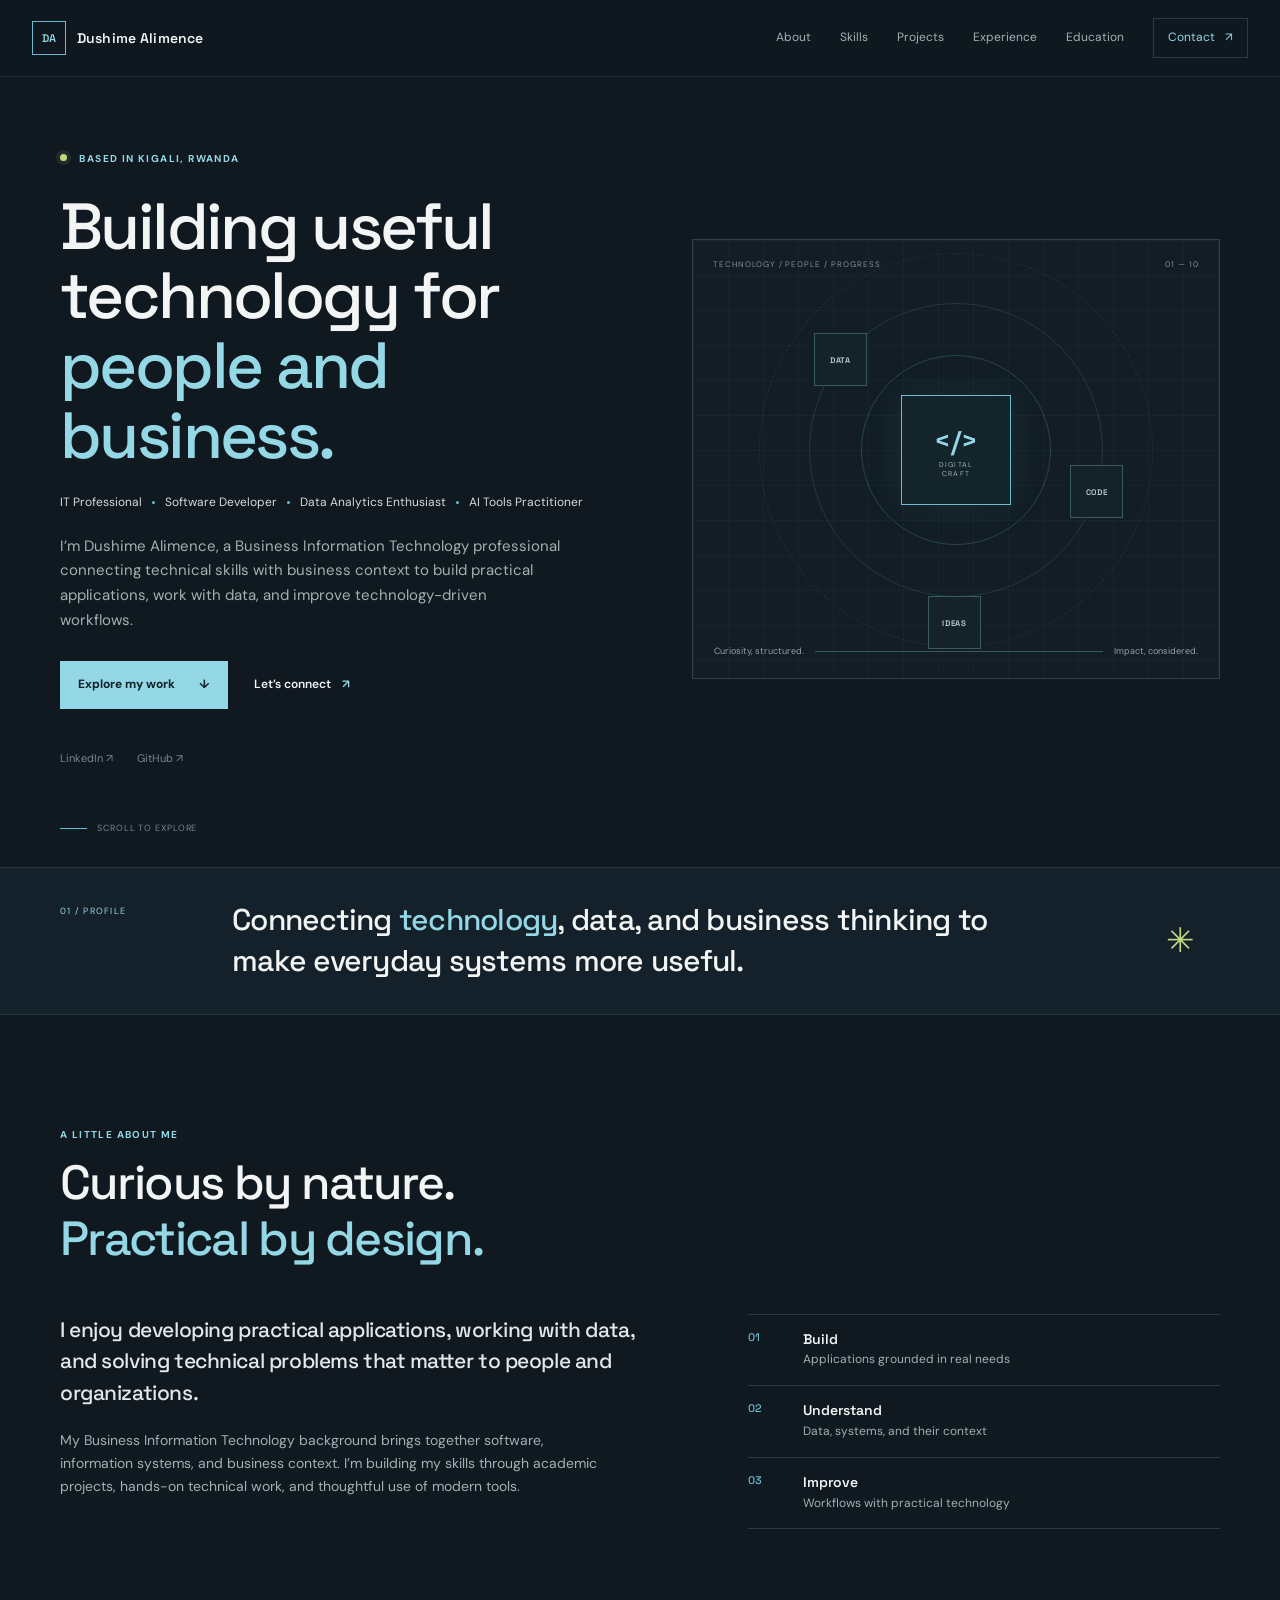
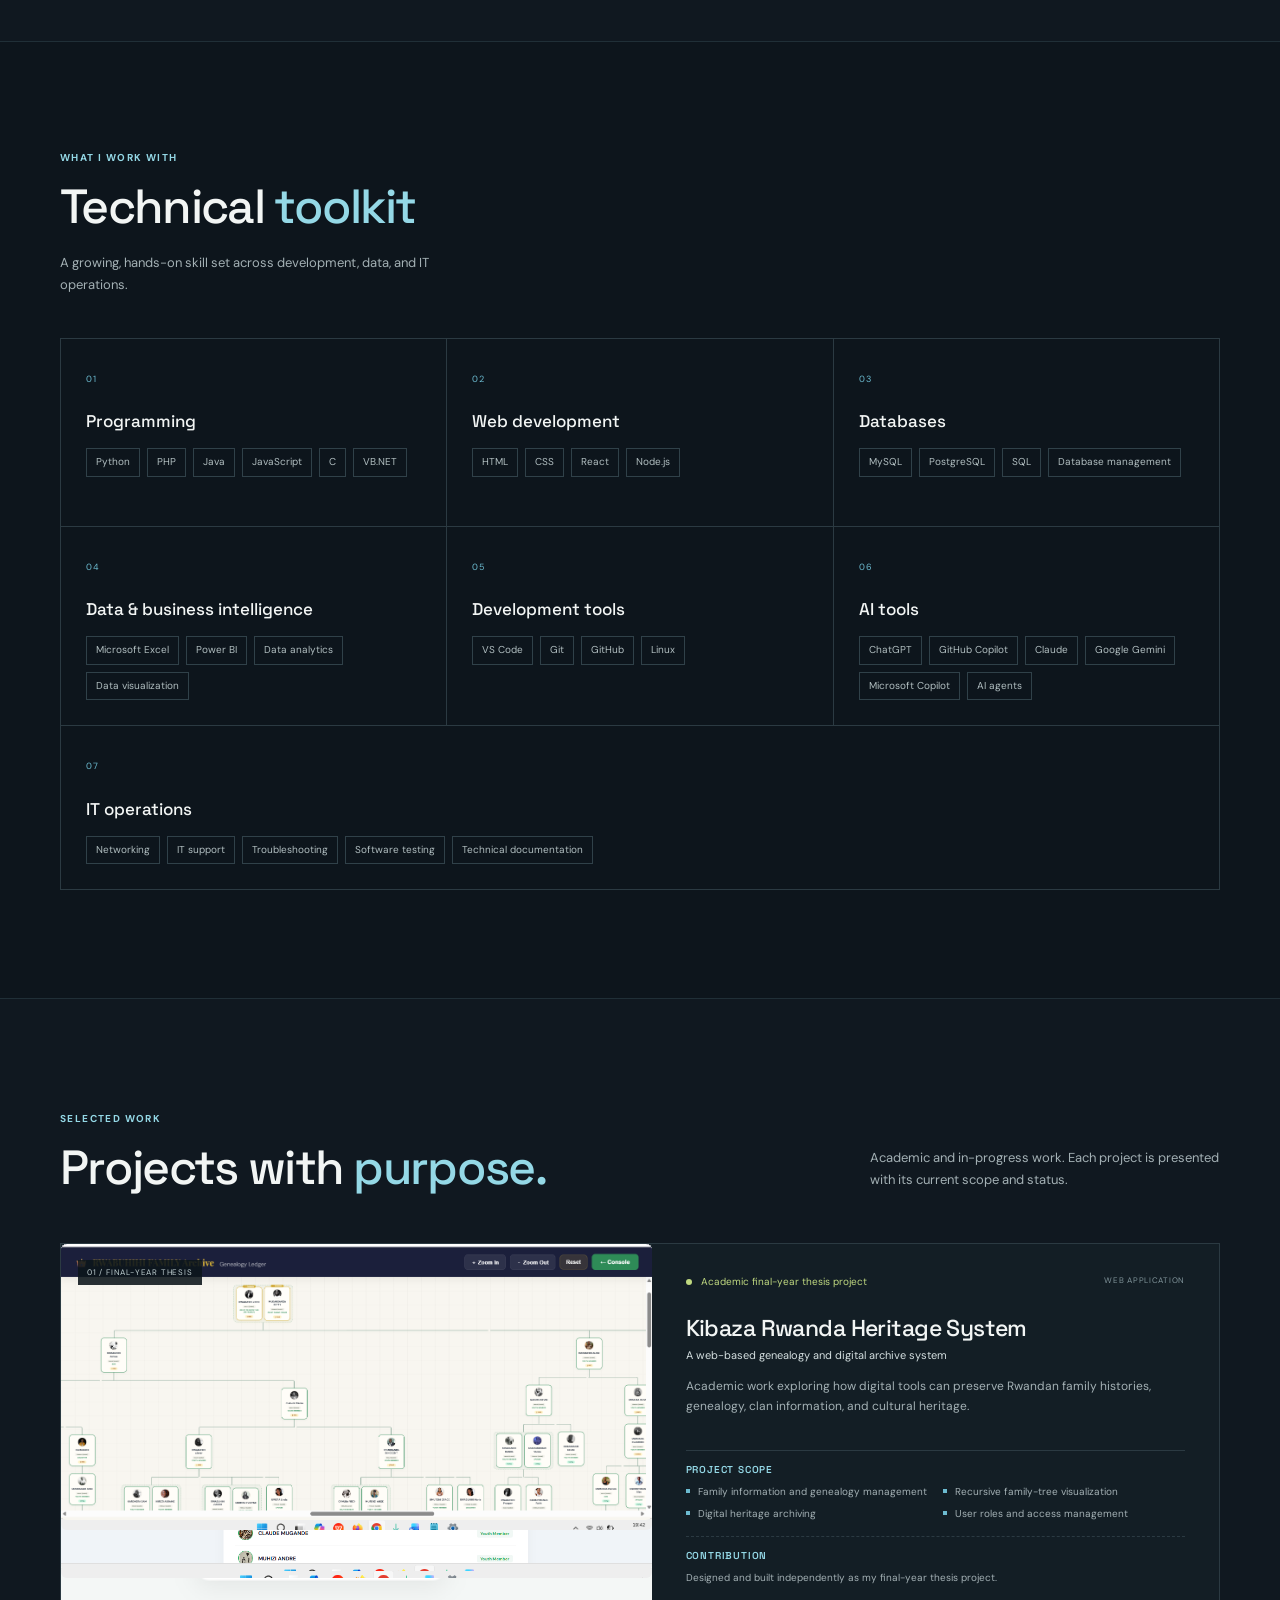
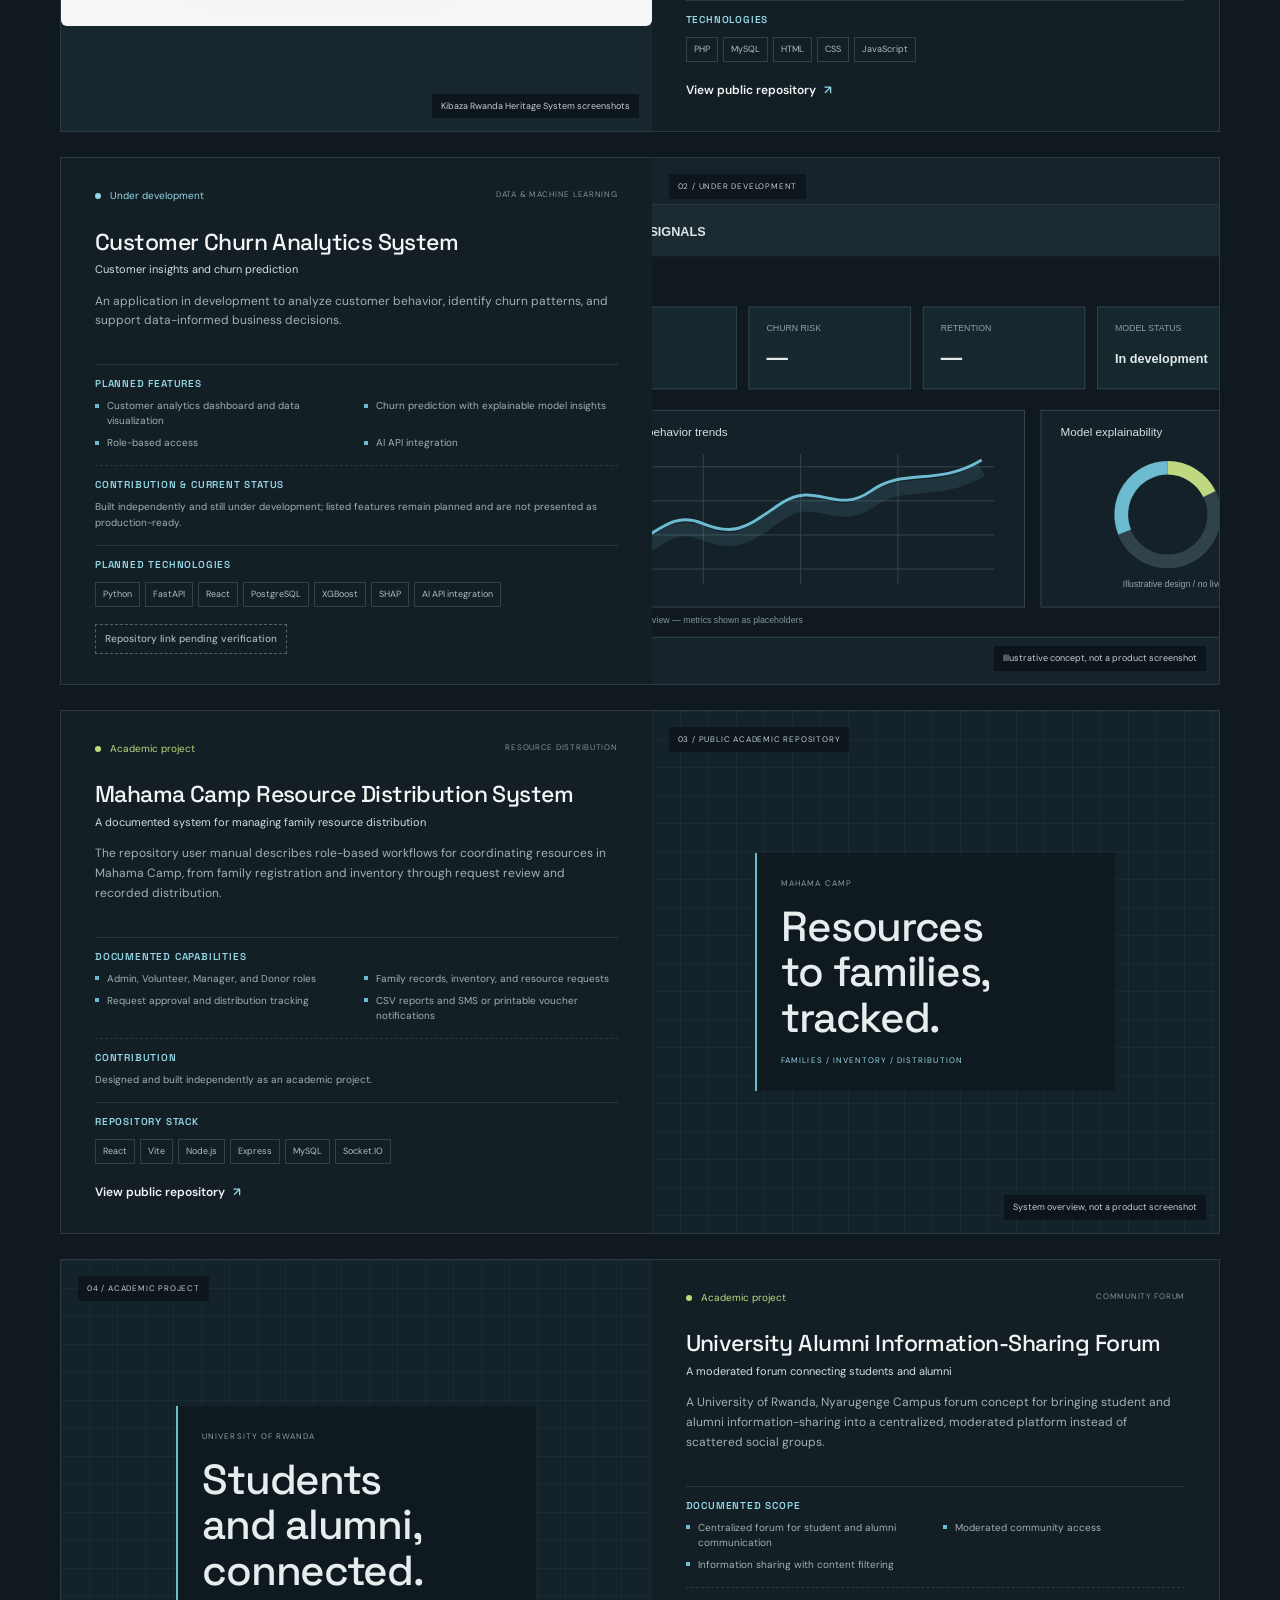
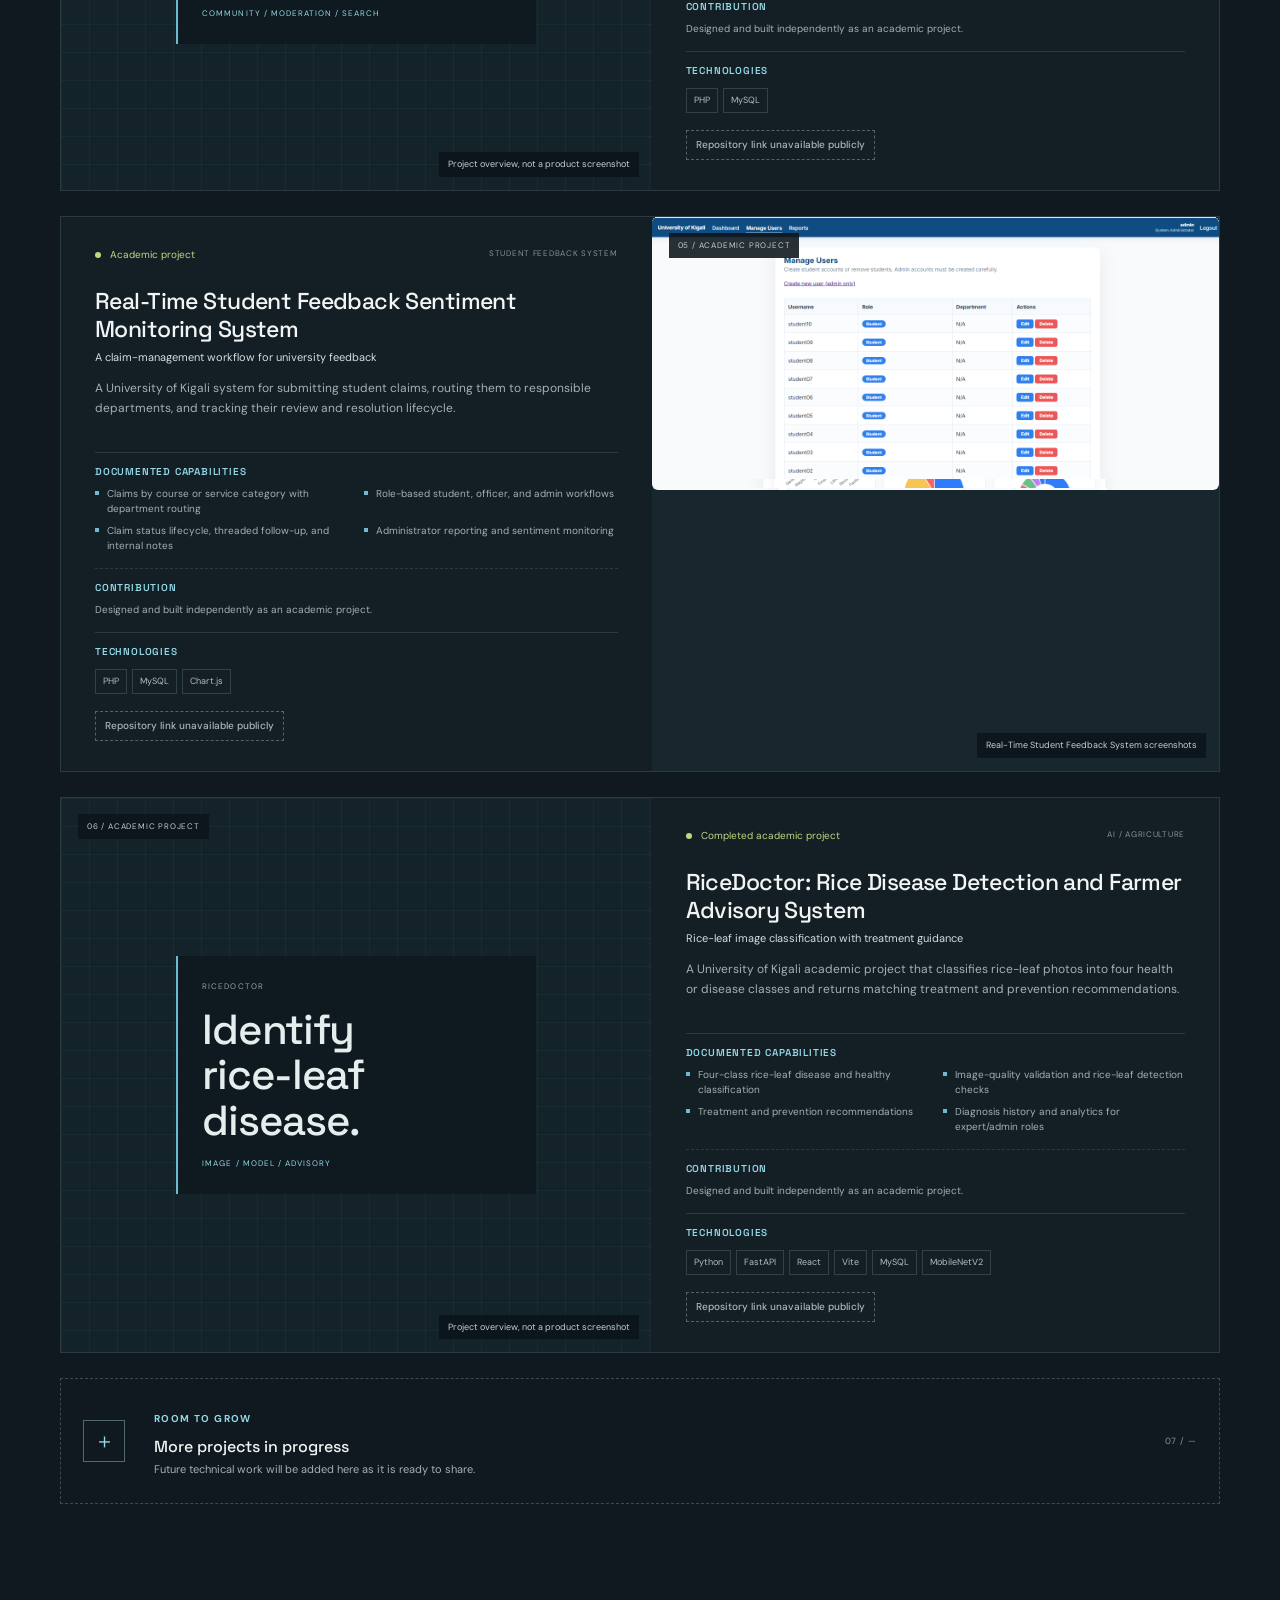
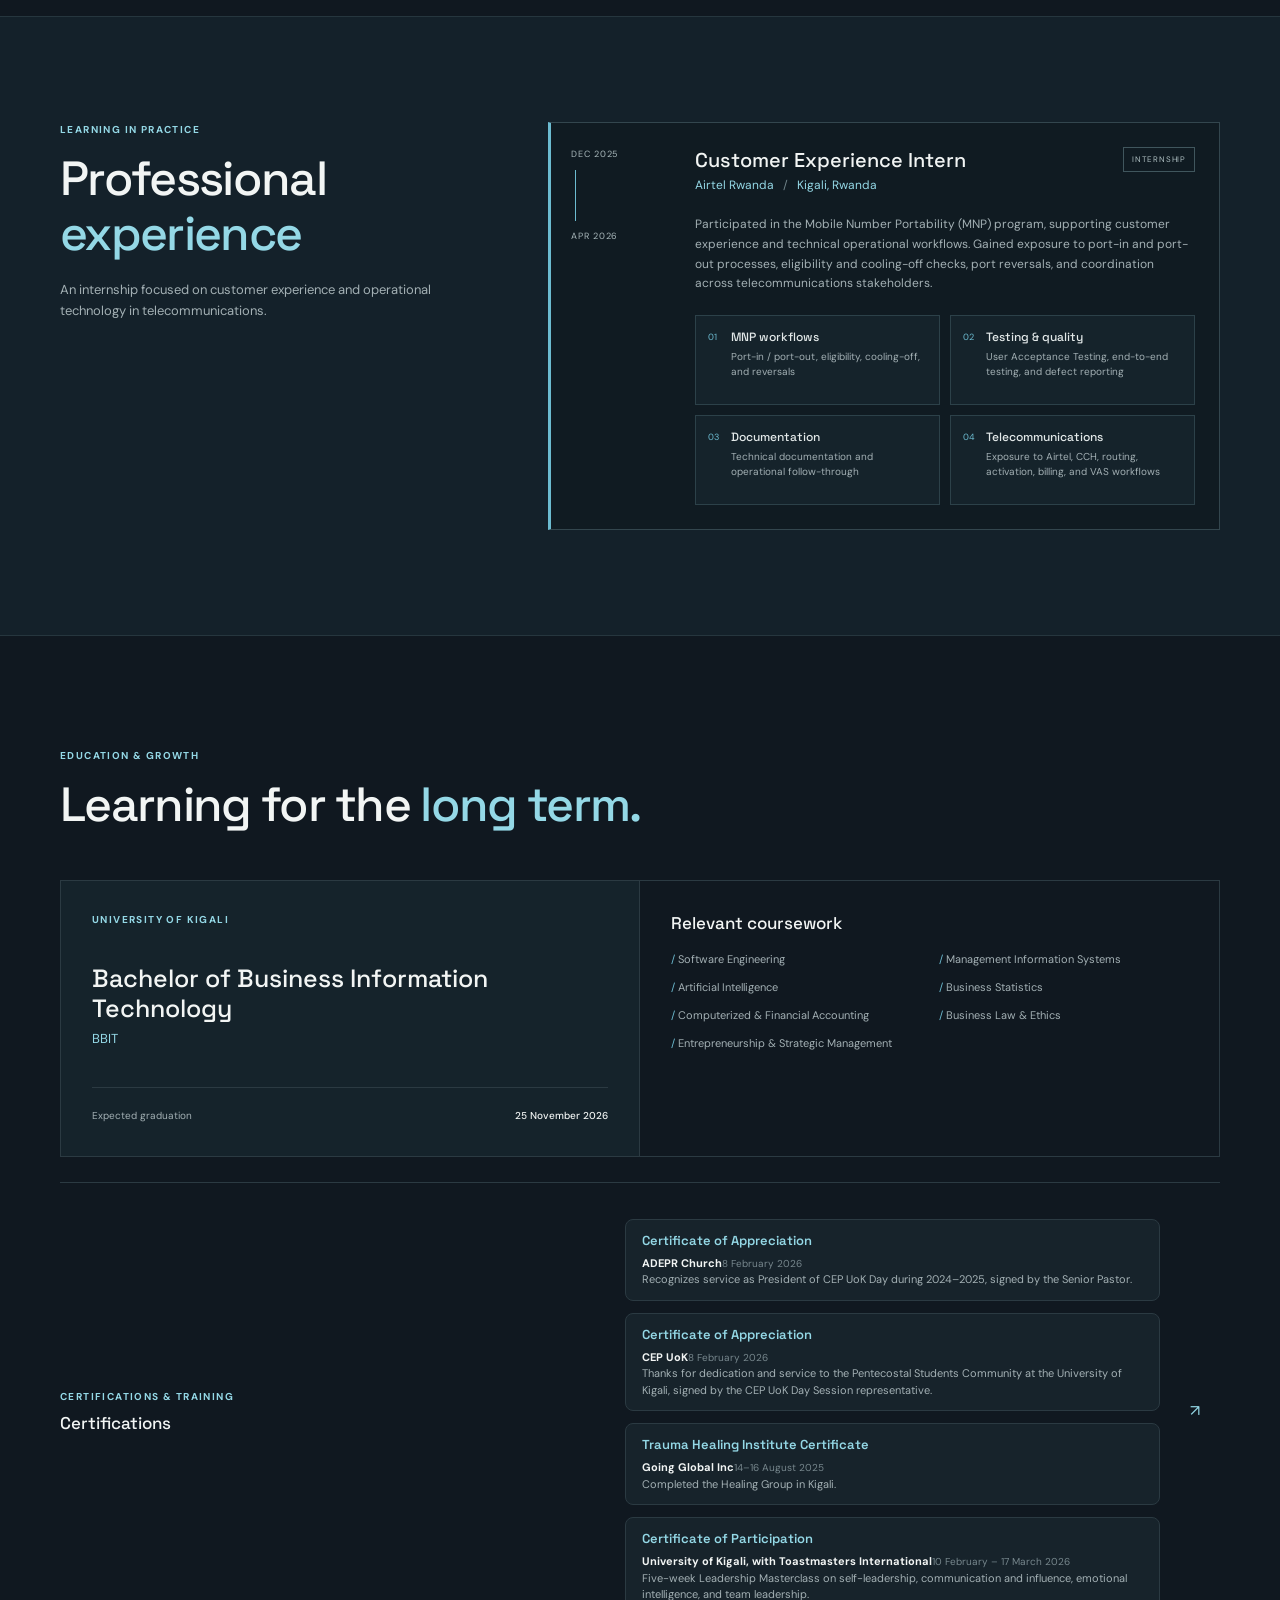
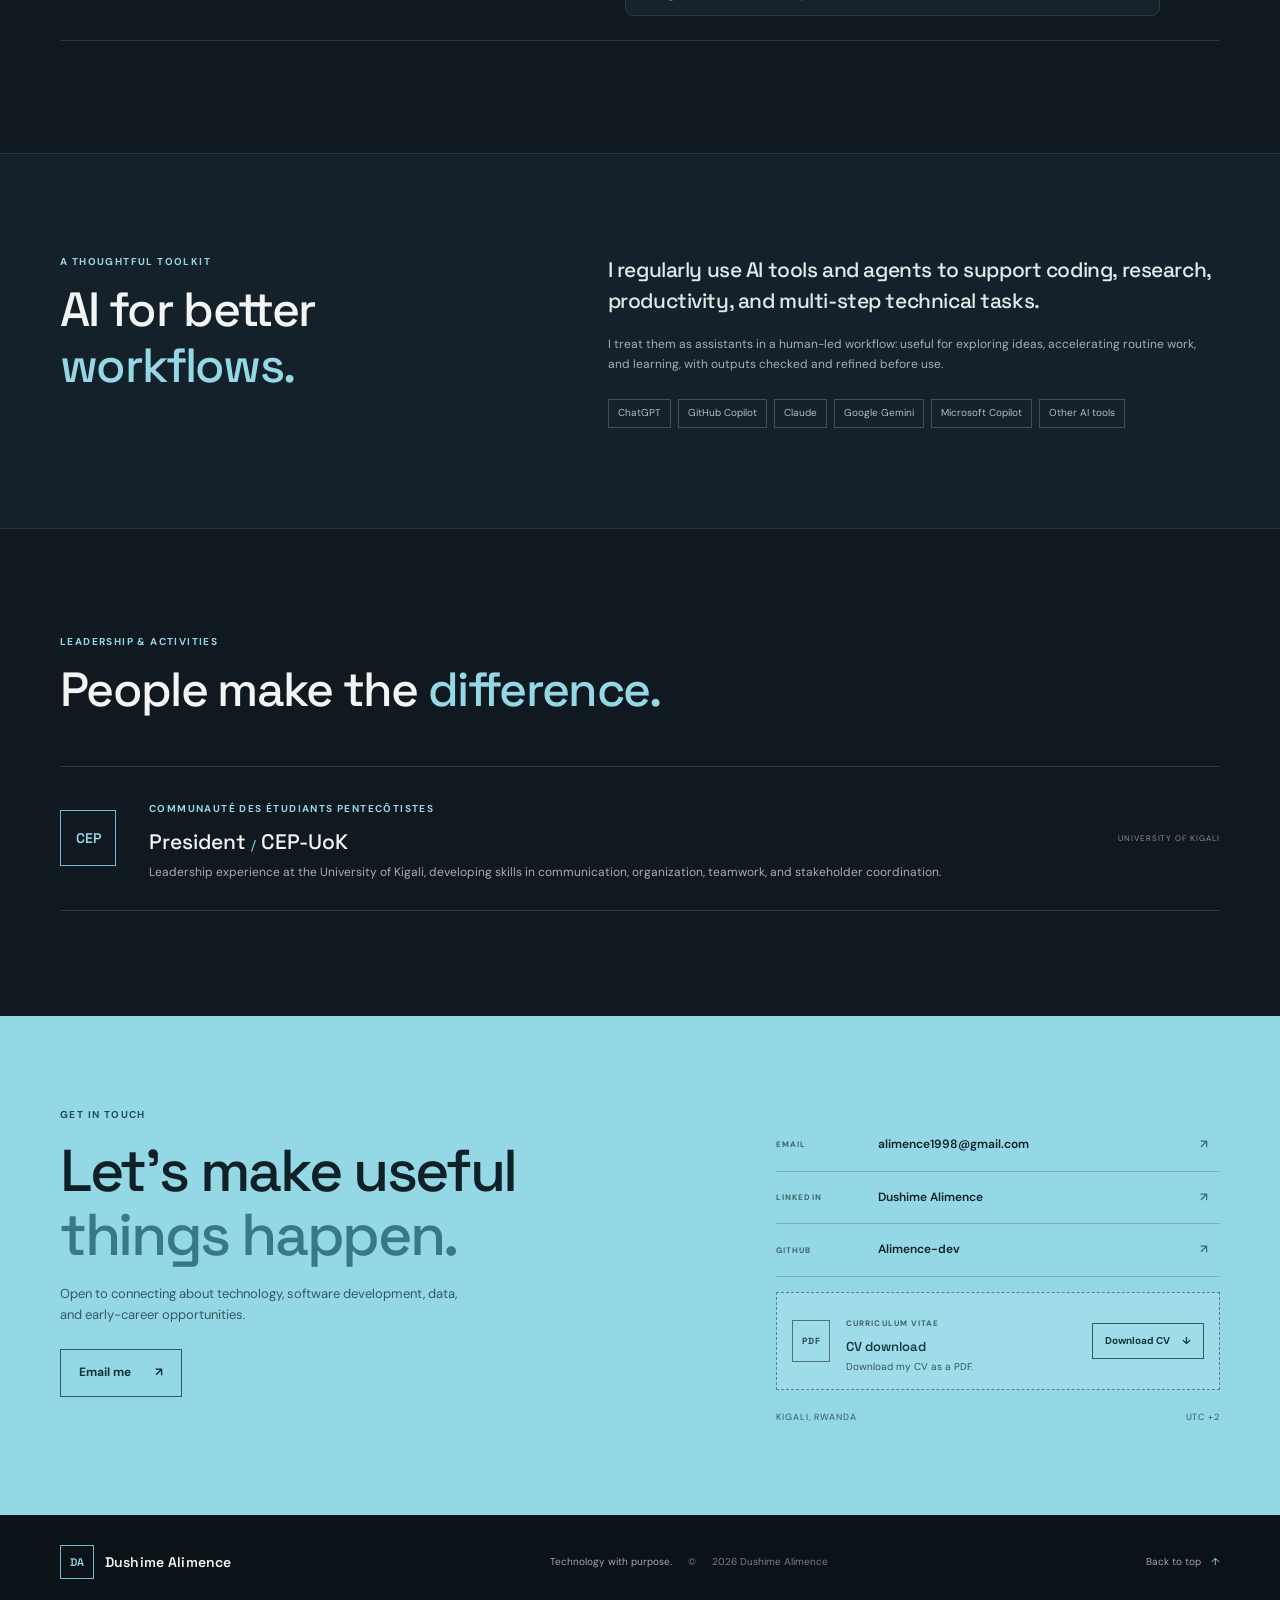
<file: index.html>
<!doctype html>
<html lang="en">
<head>
  <meta charset="utf-8">
  <meta name="viewport" content="width=device-width, initial-scale=1">
  <meta name="theme-color" content="#101820">
  <meta name="description" content="Dushime Alimence is a Kigali-based Business Information Technology professional focused on software development, data analytics, and practical business technology.">
  <meta property="og:type" content="website">
  <meta property="og:title" content="Dushime Alimence | IT Professional, Software Developer, Data Analytics Enthusiast & AI Tools Practitioner">
  <meta property="og:description" content="Business Information Technology, software development, data analytics, and practical technology for business.">
  <meta property="og:image" content="assets/images/kibaza-preview.svg">
  <title>Dushime Alimence | IT Professional, Software Developer, Data Analytics Enthusiast & AI Tools Practitioner</title>
  <link rel="icon" type="image/svg+xml" href="assets/icons/favicon.svg">
  <link rel="preconnect" href="https://fonts.googleapis.com">
  <link rel="preconnect" href="https://fonts.gstatic.com" crossorigin>
  <link href="https://fonts.googleapis.com/css2?family=DM+Sans:wght@400;500;600;700&family=Space+Grotesk:wght@400;500;600;700&display=swap" rel="stylesheet">
  <link rel="stylesheet" href="style.css">
  <script src="projects.js" defer></script>
  <script src="script.js" defer></script>
</head>
<body>
  <a class="skip-link" href="#main">Skip to content</a>
  <header class="site-header" id="top">
    <div class="nav-shell">
      <a class="brand" href="#top" aria-label="Dushime Alimence, home"><span class="brand-mark">DA</span><span>Dushime Alimence</span></a>
      <button class="menu-toggle" type="button" aria-expanded="false" aria-controls="primary-nav" aria-label="Open navigation"><span></span><span></span></button>
      <nav class="primary-nav" id="primary-nav" aria-label="Primary navigation">
        <a href="#about">About</a><a href="#skills">Skills</a><a href="#projects">Projects</a><a href="#experience">Experience</a><a href="#education">Education</a><a class="nav-contact" href="#contact">Contact <span aria-hidden="true">↗</span></a>
      </nav>
    </div>
  </header>

  <main id="main">
    <section class="hero section-wrap" aria-labelledby="hero-title">
      <div class="hero-copy reveal">
        <p class="eyebrow"><span class="status-dot"></span> Based in Kigali, Rwanda</p>
        <h1 id="hero-title">Building useful technology for <span>people and business.</span></h1>
        <p class="hero-role">IT Professional <i aria-hidden="true"></i> Software Developer <i aria-hidden="true"></i> Data Analytics Enthusiast <i aria-hidden="true"></i> AI Tools Practitioner</p>
        <p class="hero-intro">I’m Dushime Alimence, a Business Information Technology professional connecting technical skills with business context to build practical applications, work with data, and improve technology-driven workflows.</p>
        <div class="hero-actions"><a class="button button-primary" href="#projects">Explore my work <span aria-hidden="true">↓</span></a><a class="text-link" href="#contact">Let’s connect <span aria-hidden="true">↗</span></a></div>
        <div class="hero-socials" aria-label="Professional profiles"><a href="https://www.linkedin.com/in/Dushime-Alimence/" target="_blank" rel="noopener noreferrer">LinkedIn <span aria-hidden="true">↗</span></a><a href="https://github.com/Alimence-dev" target="_blank" rel="noopener noreferrer">GitHub <span aria-hidden="true">↗</span></a></div>
      </div>
      <div class="hero-art reveal" aria-label="Abstract illustration of connected technology and data">
        <div class="art-topline"><span>TECHNOLOGY / PEOPLE / PROGRESS</span><span>01 — 10</span></div>
        <div class="orbit orbit-one"></div><div class="orbit orbit-two"></div><div class="orbit orbit-three"></div>
        <div class="art-core"><span class="core-symbol">&lt;/&gt;</span><span class="core-label">DIGITAL<br>CRAFT</span></div>
        <span class="orbit-node node-a">DATA</span><span class="orbit-node node-b">CODE</span><span class="orbit-node node-c">IDEAS</span>
        <div class="art-caption"><span>Curiosity, structured.</span><span class="caption-line"></span><span>Impact, considered.</span></div>
      </div>
      <a class="scroll-cue" href="#about" aria-label="Scroll to About section"><span></span> Scroll to explore</a>
    </section>

    <section class="intro-band" aria-label="Professional summary"><div class="section-wrap intro-inner"><span class="section-index">01 / PROFILE</span><p>Connecting <em>technology</em>, data, and business thinking to make everyday systems more useful.</p><span class="intro-mark" aria-hidden="true">✳</span></div></section>

    <section class="content-section section-wrap" id="about">
      <div class="section-heading reveal"><p class="eyebrow">A little about me</p><h2>Curious by nature.<br><span>Practical by design.</span></h2></div>
      <div class="about-grid"><div class="about-lead reveal"><p class="large-copy">I enjoy developing practical applications, working with data, and solving technical problems that matter to people and organizations.</p><p>My Business Information Technology background brings together software, information systems, and business context. I’m building my skills through academic projects, hands-on technical work, and thoughtful use of modern tools.</p></div><div class="about-facts reveal"><div><span class="fact-number">01</span><p><strong>Build</strong><br>Applications grounded in real needs</p></div><div><span class="fact-number">02</span><p><strong>Understand</strong><br>Data, systems, and their context</p></div><div><span class="fact-number">03</span><p><strong>Improve</strong><br>Workflows with practical technology</p></div></div></div>
    </section>

    <section class="skills-section" id="skills"><div class="section-wrap"><div class="section-heading reveal"><p class="eyebrow">What I work with</p><h2>Technical <span>toolkit</span></h2><p class="section-description">A growing, hands-on skill set across development, data, and IT operations.</p></div><div class="skills-grid">
      <article class="skill-group reveal"><span class="skill-number">01</span><h3>Programming</h3><div class="skill-tags"><span>Python</span><span>PHP</span><span>Java</span><span>JavaScript</span><span>C</span><span>VB.NET</span></div></article>
      <article class="skill-group reveal"><span class="skill-number">02</span><h3>Web development</h3><div class="skill-tags"><span>HTML</span><span>CSS</span><span>React</span><span>Node.js</span></div></article>
      <article class="skill-group reveal"><span class="skill-number">03</span><h3>Databases</h3><div class="skill-tags"><span>MySQL</span><span>PostgreSQL</span><span>SQL</span><span>Database management</span></div></article>
      <article class="skill-group reveal"><span class="skill-number">04</span><h3>Data & business intelligence</h3><div class="skill-tags"><span>Microsoft Excel</span><span>Power BI</span><span>Data analytics</span><span>Data visualization</span></div></article>
      <article class="skill-group reveal"><span class="skill-number">05</span><h3>Development tools</h3><div class="skill-tags"><span>VS Code</span><span>Git</span><span>GitHub</span><span>Linux</span></div></article>
      <article class="skill-group reveal"><span class="skill-number">06</span><h3>AI tools</h3><div class="skill-tags"><span>ChatGPT</span><span>GitHub Copilot</span><span>Claude</span><span>Google Gemini</span><span>Microsoft Copilot</span><span>AI agents</span></div></article>
      <article class="skill-group reveal"><span class="skill-number">07</span><h3>IT operations</h3><div class="skill-tags"><span>Networking</span><span>IT support</span><span>Troubleshooting</span><span>Software testing</span><span>Technical documentation</span></div></article>
    </div></div></section>

    <section class="content-section section-wrap" id="projects"><div class="section-heading project-heading reveal"><div><p class="eyebrow">Selected work</p><h2>Projects with <span>purpose.</span></h2></div><p class="section-description">Academic and in-progress work. Each project is presented with its current scope and status.</p></div><div class="project-list" id="project-list" aria-label="Project portfolio">
      <article class="future-project reveal"><span class="future-icon" aria-hidden="true">＋</span><div><span class="eyebrow">Room to grow</span><h3>More projects in progress</h3><p>Future technical work will be added here as it is ready to share.</p></div><span class="future-count">07 / —</span></article>
    </div></section>

    <section class="experience-section" id="experience"><div class="section-wrap experience-layout"><div class="section-heading reveal"><p class="eyebrow">Learning in practice</p><h2>Professional <span>experience</span></h2><p class="section-description">An internship focused on customer experience and operational technology in telecommunications.</p></div><article class="experience-entry reveal"><div class="experience-date"><span>DEC 2025</span><span class="date-rule"></span><span>APR 2026</span></div><div class="experience-body"><div class="experience-title"><div><h3>Customer Experience Intern</h3><p>Airtel Rwanda <span class="location-sep">/</span> Kigali, Rwanda</p></div><span class="experience-type">INTERNSHIP</span></div><p class="experience-period">December 2025 – April 2026</p><p>Participated in the Mobile Number Portability (MNP) program, supporting customer experience and technical operational workflows. Gained exposure to port-in and port-out processes, eligibility and cooling-off checks, port reversals, and coordination across telecommunications stakeholders.</p><div class="experience-highlights"><div><span>01</span><strong>MNP workflows</strong><p>Port-in / port-out, eligibility, cooling-off, and reversals</p></div><div><span>02</span><strong>Testing & quality</strong><p>User Acceptance Testing, end-to-end testing, and defect reporting</p></div><div><span>03</span><strong>Documentation</strong><p>Technical documentation and operational follow-through</p></div><div><span>04</span><strong>Telecommunications</strong><p>Exposure to Airtel, CCH, routing, activation, billing, and VAS workflows</p></div></div></div></article></div></section>

    <section class="content-section section-wrap" id="education"><div class="section-heading reveal"><p class="eyebrow">Education & growth</p><h2>Learning for the <span>long term.</span></h2></div><div class="education-grid"><article class="education-main reveal"><span class="eyebrow">University of Kigali</span><h3>Bachelor of Business Information Technology</h3><p class="degree-short">BBIT</p><div class="education-bottom"><span>Expected graduation</span><strong>25 November 2026</strong></div></article><div class="education-side reveal"><h3>Relevant coursework</h3><ul class="course-list"><li>Software Engineering</li><li>Management Information Systems</li><li>Artificial Intelligence</li><li>Business Statistics</li><li>Computerized & Financial Accounting</li><li>Business Law & Ethics</li><li>Entrepreneurship & Strategic Management</li></ul></div></div><div class="training-row reveal"><div><p class="eyebrow">Certifications & training</p><h3>Certifications</h3></div><div class="cert-list"><div class="cert-item"><h4>Certificate of Appreciation</h4><p><strong>ADEPR Church</strong><span class="cert-date">8 February 2026</span><br>Recognizes service as President of CEP UoK Day during 2024–2025, signed by the Senior Pastor.</p></div><div class="cert-item"><h4>Certificate of Appreciation</h4><p><strong>CEP UoK</strong><span class="cert-date">8 February 2026</span><br>Thanks for dedication and service to the Pentecostal Students Community at the University of Kigali, signed by the CEP UoK Day Session representative.</p></div><div class="cert-item"><h4>Trauma Healing Institute Certificate</h4><p><strong>Going Global Inc</strong><span class="cert-date">14–16 August 2025</span><br>Completed the Healing Group in Kigali.</p></div><div class="cert-item"><h4>Certificate of Participation</h4><p><strong>University of Kigali, with Toastmasters International</strong><span class="cert-date">10 February – 17 March 2026</span><br>Five-week Leadership Masterclass on self-leadership, communication and influence, emotional intelligence, and team leadership.</p></div></div><span class="training-mark" aria-hidden="true">↗</span></div></section>

    <section class="ai-section"><div class="section-wrap ai-layout"><div class="section-heading reveal"><p class="eyebrow">A thoughtful toolkit</p><h2>AI for better <span>workflows.</span></h2></div><div class="ai-copy reveal"><p class="large-copy">I regularly use AI tools and agents to support coding, research, productivity, and multi-step technical tasks.</p><p>I treat them as assistants in a human-led workflow: useful for exploring ideas, accelerating routine work, and learning, with outputs checked and refined before use.</p><div class="ai-tools"><span>ChatGPT</span><span>GitHub Copilot</span><span>Claude</span><span>Google Gemini</span><span>Microsoft Copilot</span><span>Other AI tools</span></div></div></div></section>

    <section class="content-section section-wrap leadership-section" id="leadership"><div class="section-heading reveal"><p class="eyebrow">Leadership & activities</p><h2>People make the <span>difference.</span></h2></div><article class="leadership-entry reveal"><div class="leadership-symbol" aria-hidden="true">CEP</div><div><span class="eyebrow">Communauté des Étudiants Pentecôtistes</span><h3>President <span>/</span> CEP-UoK</h3><p>Leadership experience at the University of Kigali, developing skills in communication, organization, teamwork, and stakeholder coordination.</p></div><span class="leadership-location">UNIVERSITY OF KIGALI</span></article></section>

    <section class="contact-section" id="contact"><div class="section-wrap contact-inner"><div class="contact-heading reveal"><p class="eyebrow">Get in touch</p><h2>Let’s make useful<br><span>things happen.</span></h2><p>Open to connecting about technology, software development, data, and early-career opportunities.</p><a class="button button-light" href="mailto:alimence1998@gmail.com">Email me <span aria-hidden="true">↗</span></a></div><div class="contact-details reveal"><a href="mailto:alimence1998@gmail.com"><span class="contact-label">EMAIL</span><span>alimence1998@gmail.com</span><span class="contact-arrow" aria-hidden="true">↗</span></a><a href="https://www.linkedin.com/in/Dushime-Alimence/" target="_blank" rel="noopener noreferrer"><span class="contact-label">LINKEDIN</span><span>Dushime Alimence</span><span class="contact-arrow" aria-hidden="true">↗</span></a><a href="https://github.com/Alimence-dev" target="_blank" rel="noopener noreferrer"><span class="contact-label">GITHUB</span><span>Alimence-dev</span><span class="contact-arrow" aria-hidden="true">↗</span></a><div class="cv-placeholder" id="cv-download"><div class="cv-placeholder-icon" aria-hidden="true">PDF</div><div><span class="contact-label">CURRICULUM VITAE</span><h3>CV download</h3><p>The PDF isn’t available yet. Add the verified document to <code>assets/documents/</code> and set its path in <code>projects.js</code> to enable the download.</p></div><span class="cv-status">COMING SOON</span></div><p class="contact-location">KIGALI, RWANDA <span>UTC +2</span></p></div></div></section>
  </main>

  <footer class="site-footer"><div class="section-wrap footer-inner"><a class="brand" href="#top"><span class="brand-mark">DA</span><span>Dushime Alimence</span></a><p>Technology with purpose. <span>© <span id="current-year">2026</span> Dushime Alimence</span></p><a class="back-top" href="#top">Back to top <span aria-hidden="true">↑</span></a></div></footer>
</body>
</html>
</file>
<file: style.css>
:root{color-scheme:dark;--ink:#f2f5f4;--muted:#a3b0b4;--dim:#77878d;--bg:#101820;--bg-deep:#0b1218;--panel:#17232b;--panel-light:#1b2a32;--line:#2b3a42;--blue:#6cbbd0;--blue-bright:#94d8e6;--lime:#c0d980;--font-display:"Space Grotesk",sans-serif;--font-body:"DM Sans",sans-serif;--wrap:1160px}
*{box-sizing:border-box}html{scroll-behavior:smooth;scroll-padding-top:88px}body{margin:0;background:var(--bg);color:var(--ink);font:16px/1.65 var(--font-body),sans-serif;-webkit-font-smoothing:antialiased}a{color:inherit;text-decoration:none}button{font:inherit}img{display:block;max-width:100%}::selection{background:var(--blue);color:var(--bg-deep)}.section-wrap{width:min(var(--wrap),calc(100% - 64px));margin-inline:auto}.skip-link{position:absolute;z-index:20;top:-60px;left:16px;padding:10px 16px;background:var(--blue-bright);color:var(--bg-deep)}.skip-link:focus{top:12px}.site-header{position:sticky;z-index:10;top:0;border-bottom:1px solid rgba(164,184,190,.11);background:rgba(16,24,32,.92);backdrop-filter:blur(16px)}.nav-shell{width:min(1320px,calc(100% - 64px));height:76px;margin:auto;display:flex;align-items:center;justify-content:space-between}.brand{display:inline-flex;gap:11px;align-items:center;font:600 14px var(--font-display);letter-spacing:.01em}.brand-mark{display:grid;place-items:center;width:34px;height:34px;border:1px solid var(--blue);color:var(--blue-bright);font-size:11px}.primary-nav{display:flex;align-items:center;gap:29px}.primary-nav a{color:var(--muted);font-size:12px;transition:color .2s}.primary-nav a:hover,.primary-nav a.active{color:var(--ink)}.primary-nav .nav-contact{border:1px solid var(--line);padding:9px 14px;color:var(--ink)}.nav-contact span{color:var(--blue-bright);margin-left:7px}.menu-toggle{display:none}.hero{position:relative;min-height:650px;display:grid;grid-template-columns:1.04fr .96fr;align-items:center;gap:60px;padding-top:74px;padding-bottom:100px}.eyebrow{margin:0;color:var(--blue-bright);font-size:10px;font-weight:700;letter-spacing:.14em;text-transform:uppercase}.status-dot{display:inline-block;width:7px;height:7px;margin:0 9px 1px 0;border-radius:50%;background:var(--lime);box-shadow:0 0 0 4px rgba(192,217,128,.1)}h1,h2,h3,p{margin-top:0}.hero h1{max-width:630px;margin:24px 0 22px;font:500 clamp(43px,5.1vw,68px)/1.07 var(--font-display);letter-spacing:-.04em}.hero h1 span,.section-heading h2 span,.contact-heading h2 span{color:var(--blue-bright)}.hero-role{display:flex;align-items:center;gap:10px;color:#d4dcdd;font-size:12px}.hero-role i{width:3px;height:3px;background:var(--blue);border-radius:50%}.hero-intro{max-width:500px;margin:21px 0 28px;color:var(--muted);font-size:15px}.hero-actions{display:flex;align-items:center;gap:26px}.button{min-height:48px;display:inline-flex;align-items:center;justify-content:center;gap:24px;padding:0 18px;font-size:12px;font-weight:700;transition:transform .2s,background .2s}.button:hover{transform:translateY(-2px)}.button-primary{background:var(--blue-bright);color:#11212a}.button-primary:hover{background:#b4eaf3}.text-link,.project-link{font-size:12px;font-weight:600}.text-link span,.project-link span{color:var(--blue-bright);margin-left:8px}.hero-socials{display:flex;gap:24px;margin-top:40px}.hero-socials a{color:var(--dim);font-size:11px}.hero-socials a:hover{color:var(--ink)}.hero-art{position:relative;min-height:440px;overflow:hidden;border:1px solid #30414a;background-color:#121d24;background-image:linear-gradient(rgba(138,174,183,.045) 1px,transparent 1px),linear-gradient(90deg,rgba(138,174,183,.045) 1px,transparent 1px);background-size:35px 35px}.art-topline{position:absolute;top:18px;left:20px;right:20px;display:flex;justify-content:space-between;color:#809298;font-size:8px;letter-spacing:.12em}.orbit{position:absolute;left:50%;top:48%;border:1px solid rgba(108,187,208,.25);border-radius:50%;transform:translate(-50%,-50%)}.orbit-one{width:190px;height:190px}.orbit-two{width:294px;height:294px;border-color:rgba(108,187,208,.17)}.orbit-three{width:394px;height:394px;border-style:dashed;border-color:rgba(108,187,208,.12)}.art-core{position:absolute;left:50%;top:48%;display:flex;width:110px;height:110px;flex-direction:column;align-items:center;justify-content:center;transform:translate(-50%,-50%);border:1px solid var(--blue);background:#14242b;box-shadow:0 0 38px rgba(108,187,208,.1)}.core-symbol{color:var(--blue-bright);font:600 27px var(--font-display)}.core-label{margin-top:2px;color:#9eb0b5;font-size:7px;line-height:1.3;letter-spacing:.16em;text-align:center}.orbit-node{position:absolute;display:grid;place-items:center;width:53px;height:53px;border:1px solid #3c5962;background:#14232a;color:#c5d2d3;font:600 8px var(--font-display);letter-spacing:.09em}.node-a{left:calc(50% - 142px);top:calc(48% - 117px)}.node-b{right:calc(50% - 167px);top:calc(48% + 15px)}.node-c{left:calc(50% - 28px);top:calc(48% + 146px)}.art-caption{position:absolute;right:21px;bottom:19px;left:21px;display:flex;align-items:center;gap:11px;color:#92a3a8;font-size:9px}.caption-line{height:1px;flex:1;background:#3c5962}.scroll-cue{position:absolute;bottom:31px;left:0;display:flex;align-items:center;gap:10px;color:var(--dim);font-size:9px;letter-spacing:.1em;text-transform:uppercase}.scroll-cue span{width:27px;height:1px;background:var(--blue)}.intro-band{border-block:1px solid #26363e;background:#14212a}.intro-inner{min-height:146px;display:grid;grid-template-columns:140px 1fr 54px;align-items:center;gap:32px}.section-index{align-self:start;padding-top:36px;color:var(--blue-bright);font-size:9px;letter-spacing:.14em}.intro-inner p{max-width:780px;margin:0;font:500 clamp(20px,2.5vw,30px)/1.35 var(--font-display);letter-spacing:-.025em}.intro-inner em{color:var(--blue-bright);font-style:normal}.intro-mark{color:var(--lime);font-size:34px}.content-section{padding-block:112px}.section-heading{margin-bottom:48px}.section-heading h2{margin:12px 0 0;font:500 clamp(34px,4vw,48px)/1.15 var(--font-display);letter-spacing:-.035em}.section-description{max-width:390px;margin:18px 0 0;color:var(--muted);font-size:13px}.about-grid{display:grid;grid-template-columns:1.1fr .9fr;gap:110px}.large-copy{font:500 21px/1.5 var(--font-display);letter-spacing:-.02em;color:#e3e9e9}.about-lead>p:last-child{max-width:550px;margin:21px 0 0;color:var(--muted);font-size:14px}.about-facts{border-top:1px solid var(--line)}.about-facts>div{display:grid;grid-template-columns:42px 1fr;gap:13px;padding:15px 0;border-bottom:1px solid var(--line)}.fact-number{color:var(--blue);font:500 11px var(--font-display)}.about-facts p{margin:0;color:var(--muted);font-size:12px}.about-facts strong{color:var(--ink);font:600 14px var(--font-display)}.skills-section{padding-block:108px;background:#0d151c;border-block:1px solid #202f37}.skills-section .section-heading{margin-bottom:43px}.skills-grid{display:grid;grid-template-columns:repeat(3,1fr);border-top:1px solid var(--line);border-left:1px solid var(--line)}.skill-group{position:relative;min-height:188px;padding:25px;border-right:1px solid var(--line);border-bottom:1px solid var(--line)}.skill-number{color:var(--blue);font-size:9px;letter-spacing:.1em}.skill-group h3{margin:20px 0 16px;font:500 17px var(--font-display)}.skill-tags,.tech-list,.ai-tools{display:flex;flex-wrap:wrap;gap:7px}.skill-tags span,.tech-list span,.ai-tools span{padding:5px 9px;border:1px solid #304149;color:#b1bec0;font-size:10px}.project-heading{display:flex;align-items:end;justify-content:space-between;gap:32px}.project-heading .section-description{max-width:350px;margin-bottom:5px}.project-list{display:grid;gap:25px}.project-card{display:grid;grid-template-columns:1.02fr .98fr;min-height:335px;border:1px solid var(--line);background:#131e25}.project-card.project-reverse .project-visual{order:2}.project-visual{position:relative;min-height:335px;overflow:hidden;background:#18262d}.project-visual img{width:100%;height:100%;position:absolute;inset:0;object-fit:cover;transition:transform .45s}.project-visual:hover img{transform:scale(1.025)}.visual-label{position:absolute;top:16px;left:17px;padding:6px 9px;background:rgba(12,21,27,.88);color:#bfced0;font-size:8px;letter-spacing:.1em}.visual-arrow{position:absolute;right:17px;bottom:15px;display:grid;width:34px;height:34px;place-items:center;border:1px solid #607c84;background:#17262d;color:#d4e4e6}.project-info{display:flex;flex-direction:column;align-items:flex-start;padding:30px 34px}.project-meta{width:100%;display:flex;justify-content:space-between;gap:10px;color:#80949a;font-size:8px;letter-spacing:.09em}.project-status{color:var(--lime);letter-spacing:0;text-transform:none;font-size:10px}.project-status i{display:inline-block;width:6px;height:6px;margin-right:6px;border-radius:50%;background:var(--lime)}.status-progress{color:var(--blue-bright)}.status-progress i{background:var(--blue-bright)}.project-info h3{margin:23px 0 4px;font:500 23px/1.25 var(--font-display);letter-spacing:-.025em}.project-subtitle{margin-bottom:13px;color:#d4dfe0;font-size:11px}.project-info>p:not(.project-subtitle){margin-bottom:18px;color:var(--muted);font-size:12px;line-height:1.65}.tech-list{gap:5px;margin-top:auto;padding-top:3px}.tech-list span{font-size:9px;padding:4px 7px}.project-link{margin-top:19px}.future-project{display:grid;grid-template-columns:52px 1fr auto;align-items:center;gap:19px;min-height:126px;padding:22px;border:1px dashed #3b4b51}.future-icon{display:grid;width:42px;height:42px;place-items:center;border:1px solid #53686e;color:var(--blue-bright);font-size:21px}.future-project h3{margin:5px 0 3px;font:500 16px var(--font-display)}.future-project p{margin:0;color:var(--muted);font-size:11px}.future-count{color:#84969a;font-size:9px;letter-spacing:.1em}.experience-section{padding-block:105px;background:#14212a;border-block:1px solid #26363e}.experience-layout{display:grid;grid-template-columns:.75fr 1.25fr;gap:85px}.experience-layout .section-heading{margin:0}.experience-entry{display:grid;grid-template-columns:96px 1fr;gap:28px;padding-top:6px}.experience-date{display:flex;flex-direction:column;align-items:flex-start;gap:8px;color:#a8b7ba;font-size:9px;letter-spacing:.1em}.date-rule{width:1px;height:51px;margin-left:4px;background:var(--blue)}.experience-title{display:flex;justify-content:space-between;align-items:start;gap:16px}.experience-title h3{margin:0;font:500 20px var(--font-display)}.experience-title p{margin:3px 0 19px;color:var(--blue-bright);font-size:12px}.location-sep{color:#71858b;margin:0 6px}.experience-type{padding:5px 8px;border:1px solid #40565d;color:#afc0c2;font-size:8px;letter-spacing:.1em}.experience-body>p{color:var(--muted);font-size:12px}.experience-list{display:grid;grid-template-columns:1fr 1fr;gap:9px 24px;padding:0;margin:20px 0 0;list-style:none}.experience-list li{position:relative;padding-left:13px;color:#c1cdce;font-size:11px}.experience-list li::before{position:absolute;left:0;top:8px;width:4px;height:4px;background:var(--blue);content:""}.education-grid{display:grid;grid-template-columns:1fr 1fr;border:1px solid var(--line)}.education-main{min-height:275px;display:flex;flex-direction:column;align-items:flex-start;padding:31px;border-right:1px solid var(--line);background:#15232b}.education-main h3{max-width:400px;margin:35px 0 5px;font:500 25px/1.2 var(--font-display)}.degree-short{color:var(--blue-bright);font-size:13px}.education-bottom{display:flex;justify-content:space-between;gap:16px;width:100%;margin-top:auto;padding-top:20px;border-top:1px solid var(--line);color:var(--muted);font-size:10px}.education-bottom strong{color:var(--ink);font-weight:500}.education-side{padding:31px}.education-side h3,.training-row h3{margin:0 0 16px;font:500 17px var(--font-display)}.course-list{display:grid;grid-template-columns:1fr 1fr;gap:10px 18px;padding:0;margin:0;list-style:none}.course-list li{color:var(--muted);font-size:11px}.course-list li::before{content:"/ ";color:var(--blue)}.training-row{display:grid;grid-template-columns:1fr 1fr 30px;align-items:center;gap:30px;margin-top:25px;padding:24px 0;border-block:1px solid var(--line)}.training-row h3{margin:7px 0 0}.training-row>p{max-width:460px;margin:0;color:var(--muted);font-size:11px}.training-mark{color:var(--blue-bright)}.ai-section{padding-block:100px;background:#14212a;border-block:1px solid #26363e}.ai-layout{display:grid;grid-template-columns:.85fr 1.15fr;gap:95px}.ai-layout .section-heading{margin:0}.ai-copy .large-copy{margin-bottom:18px}.ai-copy>p:not(.large-copy){color:var(--muted);font-size:12px}.ai-tools{margin-top:25px}.ai-tools span{border-color:#3a525b}.leadership-section{padding-block:105px}.leadership-entry{display:grid;grid-template-columns:65px 1fr auto;align-items:center;gap:24px;padding:27px 0;border-block:1px solid var(--line)}.leadership-symbol{display:grid;width:56px;height:56px;place-items:center;border:1px solid var(--blue);color:var(--blue-bright);font:600 14px var(--font-display)}.leadership-entry h3{margin:8px 0;font:500 21px var(--font-display)}.leadership-entry h3 span{color:var(--blue);font-size:13px}.leadership-entry p{margin:0;color:var(--muted);font-size:12px}.leadership-location{color:#839499;font-size:8px;letter-spacing:.12em}.contact-section{padding-block:91px;background:var(--blue-bright);color:#102027}.contact-inner{display:grid;grid-template-columns:1fr .72fr;gap:100px}.contact-heading .eyebrow{color:#244b56}.contact-heading h2{margin:16px 0;font:500 clamp(40px,5vw,59px)/1.08 var(--font-display);letter-spacing:-.04em}.contact-heading h2 span{color:#387889}.contact-heading>p:not(.eyebrow){max-width:420px;color:#355861;font-size:13px}.button-light{margin-top:10px;border:1px solid #305965;color:#12333c}.button-light:hover{background:rgba(255,255,255,.2)}.contact-details{padding-top:12px}.contact-details>a{position:relative;display:grid;grid-template-columns:87px 1fr 20px;align-items:center;gap:15px;padding:16px 0;border-bottom:1px solid rgba(16,32,39,.2);font-size:12px;font-weight:600}.contact-label{color:#3f6269;font-size:8px;font-weight:700;letter-spacing:.13em}.contact-arrow{color:#356d7a}.cv-placeholder{padding:17px 0;border-bottom:1px solid rgba(16,32,39,.2)}.cv-placeholder p{max-width:340px;margin:6px 0 0;color:#355861;font-size:10px}.cv-placeholder code{font-size:10px}.contact-location{display:flex;justify-content:space-between;margin:20px 0 0;color:#355861;font-size:9px;letter-spacing:.1em}.site-footer{background:var(--bg-deep)}.footer-inner{min-height:94px;display:flex;align-items:center;justify-content:space-between;gap:20px}.footer-inner>p{margin:0;color:#9aabad;font-size:10px}.footer-inner>p span{margin-left:13px;color:#718287}.back-top{color:#9aabad;font-size:10px}.back-top span{margin-left:7px;color:var(--blue-bright)}.reveal{opacity:0;transform:translateY(16px);transition:opacity .65s ease,transform .65s ease}.reveal.is-visible{opacity:1;transform:none}.primary-nav a:focus-visible,.button:focus-visible,.text-link:focus-visible,.project-link:focus-visible,.brand:focus-visible,.back-top:focus-visible,.hero-socials a:focus-visible,.contact-details a:focus-visible,.menu-toggle:focus-visible{outline:2px solid var(--blue-bright);outline-offset:4px}
@media(max-width:900px){.section-wrap,.nav-shell{width:calc(100% - 44px)}.primary-nav{gap:17px}.primary-nav a{font-size:11px}.hero{gap:35px;min-height:590px}.hero-art{min-height:390px}.about-grid{gap:55px}.project-info{padding:25px}.experience-layout{grid-template-columns:1fr;gap:36px}.contact-inner{gap:55px}}
@media(max-width:700px){html{scroll-padding-top:72px}.section-wrap,.nav-shell{width:calc(100% - 40px)}.nav-shell{height:66px}.menu-toggle{display:flex;width:42px;height:42px;flex-direction:column;justify-content:center;align-items:center;gap:6px;border:1px solid var(--line);background:transparent;color:var(--ink)}.menu-toggle span{width:16px;height:1px;background:currentColor;transition:transform .2s}.menu-toggle[aria-expanded=true] span:first-child{transform:translateY(3.5px) rotate(45deg)}.menu-toggle[aria-expanded=true] span:last-child{transform:translateY(-3.5px) rotate(-45deg)}.primary-nav{position:absolute;top:65px;right:0;left:0;display:none;align-items:stretch;gap:0;padding:8px 20px 18px;border-bottom:1px solid var(--line);background:#101820}.primary-nav.is-open{display:flex;flex-direction:column}.primary-nav a{padding:12px 0;border-bottom:1px solid rgba(164,184,190,.1);font-size:13px}.primary-nav .nav-contact{display:flex;justify-content:space-between;margin-top:11px;padding:11px 12px;border:1px solid var(--line)}.hero{grid-template-columns:1fr;gap:36px;padding-top:65px;padding-bottom:93px}.hero>*{min-width:0}.hero h1{font-size:clamp(43px,11vw,62px)}.hero-role{flex-wrap:wrap;gap:8px;font-size:10px}.hero-intro{font-size:14px}.hero-art{width:100%;min-width:0;min-height:360px}.orbit-one{width:160px;height:160px}.orbit-two{width:244px;height:244px}.orbit-three{width:330px;height:330px}.node-a{left:calc(50% - 122px);top:calc(48% - 97px)}.node-b{right:calc(50% - 137px);top:calc(48% + 15px)}.node-c{left:calc(50% - 28px);top:calc(48% + 123px)}.scroll-cue{bottom:31px}.intro-inner{min-height:135px;grid-template-columns:1fr 35px;gap:9px}.section-index{grid-column:1/-1;align-self:end;padding-top:0}.intro-inner p{font-size:21px}.intro-mark{grid-column:2;grid-row:2;font-size:26px}.content-section{padding-block:78px}.section-heading{margin-bottom:35px}.section-heading h2{font-size:37px}.about-grid{grid-template-columns:1fr;gap:33px}.large-copy{font-size:19px}.skills-section{padding-block:78px}.skills-grid{grid-template-columns:1fr 1fr}.skill-group{min-height:170px;padding:18px}.skill-group h3{font-size:15px}.skill-tags{gap:5px}.skill-tags span{font-size:9px;padding:4px 6px}.project-heading{display:block}.project-heading .section-description{margin-top:14px}.project-card{grid-template-columns:1fr}.project-card.project-reverse .project-visual{order:0}.project-visual{min-height:250px}.project-info{padding:24px}.project-info h3{font-size:21px}.future-project{grid-template-columns:42px 1fr;gap:13px;padding:17px}.future-count{grid-column:2}.experience-section{padding-block:78px}.experience-layout{grid-template-columns:1fr;gap:36px}.experience-entry{grid-template-columns:63px 1fr;gap:17px}.experience-title{display:block}.experience-type{display:inline-block;margin-bottom:12px}.experience-list{grid-template-columns:1fr}.education-grid{grid-template-columns:1fr}.education-main{min-height:240px;border-right:0;border-bottom:1px solid var(--line);padding:24px}.education-main h3{margin-top:26px;font-size:23px}.education-side{padding:24px}.course-list{gap:9px 12px}.course-list li{font-size:10px}.training-row{grid-template-columns:1fr 25px;gap:10px}.training-row>p{grid-column:1/-1;grid-row:2}.training-mark{grid-column:2;grid-row:1}.ai-section{padding-block:77px}.ai-layout{grid-template-columns:1fr;gap:28px}.leadership-section{padding-block:78px}.leadership-entry{grid-template-columns:50px 1fr;gap:16px}.leadership-symbol{width:46px;height:46px;font-size:12px}.leadership-entry h3{font-size:18px}.leadership-entry p{font-size:11px}.leadership-location{grid-column:2}.contact-section{padding-block:73px}.contact-inner{grid-template-columns:1fr;gap:40px}.contact-heading h2{font-size:48px}.footer-inner{min-height:120px;display:grid;grid-template-columns:1fr auto;padding-block:19px}.footer-inner>p{grid-column:1/-1;grid-row:2}.footer-inner>p span{margin-left:4px}.back-top{grid-column:2;grid-row:1}}
@media(max-width:390px){.section-wrap,.nav-shell{width:calc(100% - 32px)}.hero-actions{gap:16px}.button{gap:13px;padding-inline:13px}.hero-socials{margin-top:29px}.hero-art{min-height:320px}.orbit-one{width:140px;height:140px}.orbit-two{width:215px;height:215px}.orbit-three{width:285px;height:285px}.node-a{left:calc(50% - 106px);top:calc(48% - 82px)}.node-b{right:calc(50% - 120px);top:calc(48% + 13px)}.node-c{left:calc(50% - 25px);top:calc(48% + 108px)}.art-core{width:94px;height:94px}.skills-grid{grid-template-columns:1fr}.skill-group{min-height:145px}.course-list{grid-template-columns:1fr}.contact-details>a{grid-template-columns:73px 1fr 15px;gap:8px;font-size:11px}}
@media(prefers-reduced-motion:reduce){*,*::before,*::after{scroll-behavior:auto!important;animation-duration:.01ms!important;animation-iteration-count:1!important;transition-duration:.01ms!important}.reveal{opacity:1;transform:none}}

.primary-nav a[aria-current="location"]{color:var(--blue-bright)}
.profile-pending{color:var(--dim);font-size:11px}
.contact-profile-pending{display:grid;grid-template-columns:87px 1fr;align-items:center;gap:15px;padding:16px 0;border-bottom:1px solid rgba(16,32,39,.2)}
.contact-profile-value{color:#355861;font-size:12px;font-weight:600}
.skill-group:last-child{grid-column:span 3;min-height:145px}
.project-visual-static{cursor:default}
.project-visual-static img{transition:none}
.project-gallery{display:grid;grid-template-columns:repeat(2,1fr);gap:12px;width:100%}
.project-gallery img{width:100%;height:auto;display:block;border-radius:6px;background:var(--panel)}
@media(max-width:700px){.project-gallery{grid-template-columns:1fr}}
.repository-visual{display:flex;align-items:center;justify-content:center;background-color:#14232a;background-image:linear-gradient(rgba(138,174,183,.055) 1px,transparent 1px),linear-gradient(90deg,rgba(138,174,183,.055) 1px,transparent 1px);background-size:28px 28px}
.repository-visual-copy{display:flex;flex-direction:column;align-items:flex-start;gap:14px;width:min(78%,360px);padding:24px;border-left:2px solid var(--blue);background:rgba(15,25,31,.88)}
.repository-visual-kicker,.repository-visual-stack{color:#8da2a7;font-size:8px;letter-spacing:.13em}
.repository-visual-copy strong{color:#e5eded;font:500 clamp(28px,4vw,42px)/1.08 var(--font-display);letter-spacing:-.03em}
.repository-visual-stack{color:var(--blue-bright)}
.visual-note{position:absolute;right:13px;bottom:13px;max-width:calc(100% - 26px);padding:6px 9px;background:rgba(12,21,27,.9);color:#c3d0d1;font-size:9px;line-height:1.4}
.project-detail{width:100%;margin-top:15px;padding-top:12px;border-top:1px solid var(--line)}
.project-detail h4{margin:0 0 8px;color:var(--blue-bright);font:600 10px var(--font-display);letter-spacing:.08em;text-transform:uppercase}
.project-detail ul{display:grid;grid-template-columns:1fr 1fr;gap:7px 15px;padding:0;margin:0;list-style:none}
.project-detail li{position:relative;padding-left:12px;color:var(--muted);font-size:10px;line-height:1.5}
.project-detail li::before{position:absolute;top:.55em;left:0;width:4px;height:4px;background:var(--blue);content:""}
.project-detail p{margin:0;color:var(--muted);font-size:10px;line-height:1.55}
.project-contribution{border-top-style:dashed}
.project-link-pending{display:inline-flex;align-items:center;min-height:30px;margin-top:17px;padding:5px 9px;border:1px dashed #51646a;color:#aab8ba;font-size:10px;font-weight:500}
.experience-entry{position:relative;padding:24px 24px 24px 20px;border:1px solid #33464e;border-left:3px solid var(--blue);background:#101b22}
.experience-period{display:none}
.experience-highlights{display:grid;grid-template-columns:1fr 1fr;gap:10px;margin-top:21px}
.experience-highlights>div{position:relative;min-height:90px;padding:13px 13px 12px 35px;border:1px solid #2c4149;background:#15232b}
.experience-highlights>div>span{position:absolute;top:14px;left:12px;color:var(--blue);font-size:9px}
.experience-highlights strong{display:block;color:#e3e9e9;font:500 12px var(--font-display)}
.experience-highlights p{margin:5px 0 0;color:var(--muted);font-size:10px;line-height:1.45}
.cert-list{display:grid;gap:12px;margin-top:12px}
.cert-item{padding:12px 16px;border:1px solid var(--line);background:var(--panel);border-radius:8px}
.cert-item h4{margin:0 0 6px;color:var(--blue-bright);font:600 13px var(--font-display)}
.cert-item p{margin:0;color:var(--muted);font-size:11px;line-height:1.5}
.cert-item strong{color:var(--ink)}
.cert-date{color:var(--dim);font-size:10px}
.cv-placeholder{display:grid;grid-template-columns:42px minmax(0,1fr) auto;align-items:center;gap:12px;margin-top:15px;padding:15px;border:1px dashed rgba(16,32,39,.48);background:rgba(255,255,255,.1)}
.cv-placeholder-icon{display:grid;width:38px;height:42px;place-items:center;border:1px solid #52717a;color:#234b56;font:700 9px var(--font-display);letter-spacing:.08em}
.cv-placeholder h3{margin:3px 0 4px;color:#183943;font:600 13px var(--font-display)}
.cv-placeholder p{margin:0;color:#355861;font-size:10px;line-height:1.5}
.cv-placeholder code{font-size:9px}
.cv-status{padding:5px 7px;border:1px solid rgba(16,32,39,.35);color:#355861;font-size:8px;font-weight:700;letter-spacing:.08em;white-space:nowrap}
.cv-download-button{display:inline-flex;min-height:36px;align-items:center;justify-content:center;gap:12px;padding:0 12px;border:1px solid #305965;color:#12333c;font-size:10px;font-weight:700;white-space:nowrap}
@media(max-width:900px){.skill-group:last-child{grid-column:span 3}.experience-entry{padding:20px 17px}.cv-placeholder{grid-template-columns:38px minmax(0,1fr)}.cv-status{grid-column:2;justify-self:start}}
@media(max-width:700px){.skill-group:last-child{grid-column:span 2}.project-detail ul{grid-template-columns:1fr}.experience-entry{padding:17px 14px}.experience-highlights{gap:8px}.experience-highlights>div{min-height:100px;padding:12px 9px 10px 29px}.experience-highlights>div>span{left:9px}.cv-placeholder{grid-template-columns:36px minmax(0,1fr);gap:10px}.cv-placeholder-icon{width:34px;height:38px}.cv-status{grid-column:2}}
@media(max-width:700px){.contact-profile-pending{grid-template-columns:73px minmax(0,1fr);gap:8px;font-size:11px}}
@media(max-width:390px){.skill-group:last-child{grid-column:span 1}.experience-highlights{grid-template-columns:1fr}.experience-highlights>div{min-height:0}.project-info{padding:20px}.project-meta{flex-wrap:wrap}}
@media(max-width:900px){.cv-download-button{grid-column:2;justify-self:start}}
@media(max-width:900px){.experience-layout{grid-template-columns:minmax(0,1fr)}}
@media(max-width:700px){.hero{grid-template-columns:minmax(0,1fr)}}
</file>
